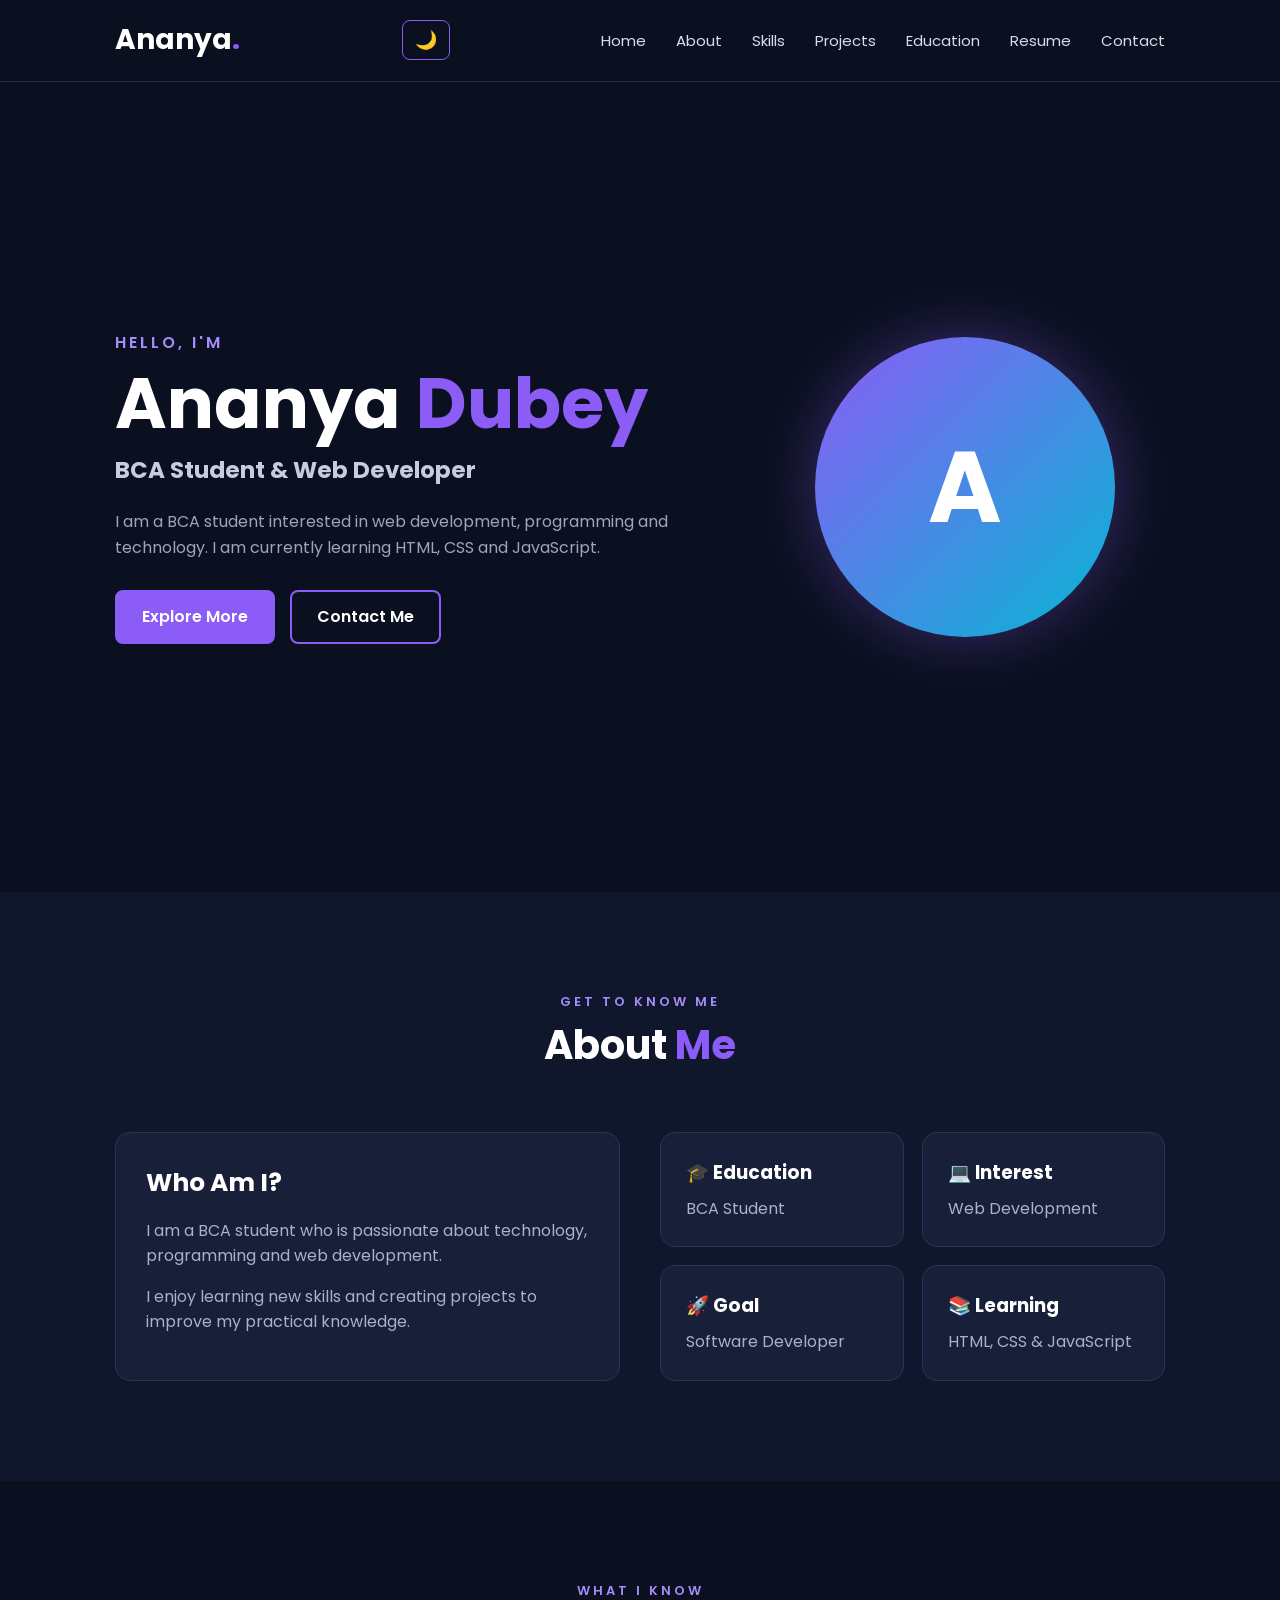
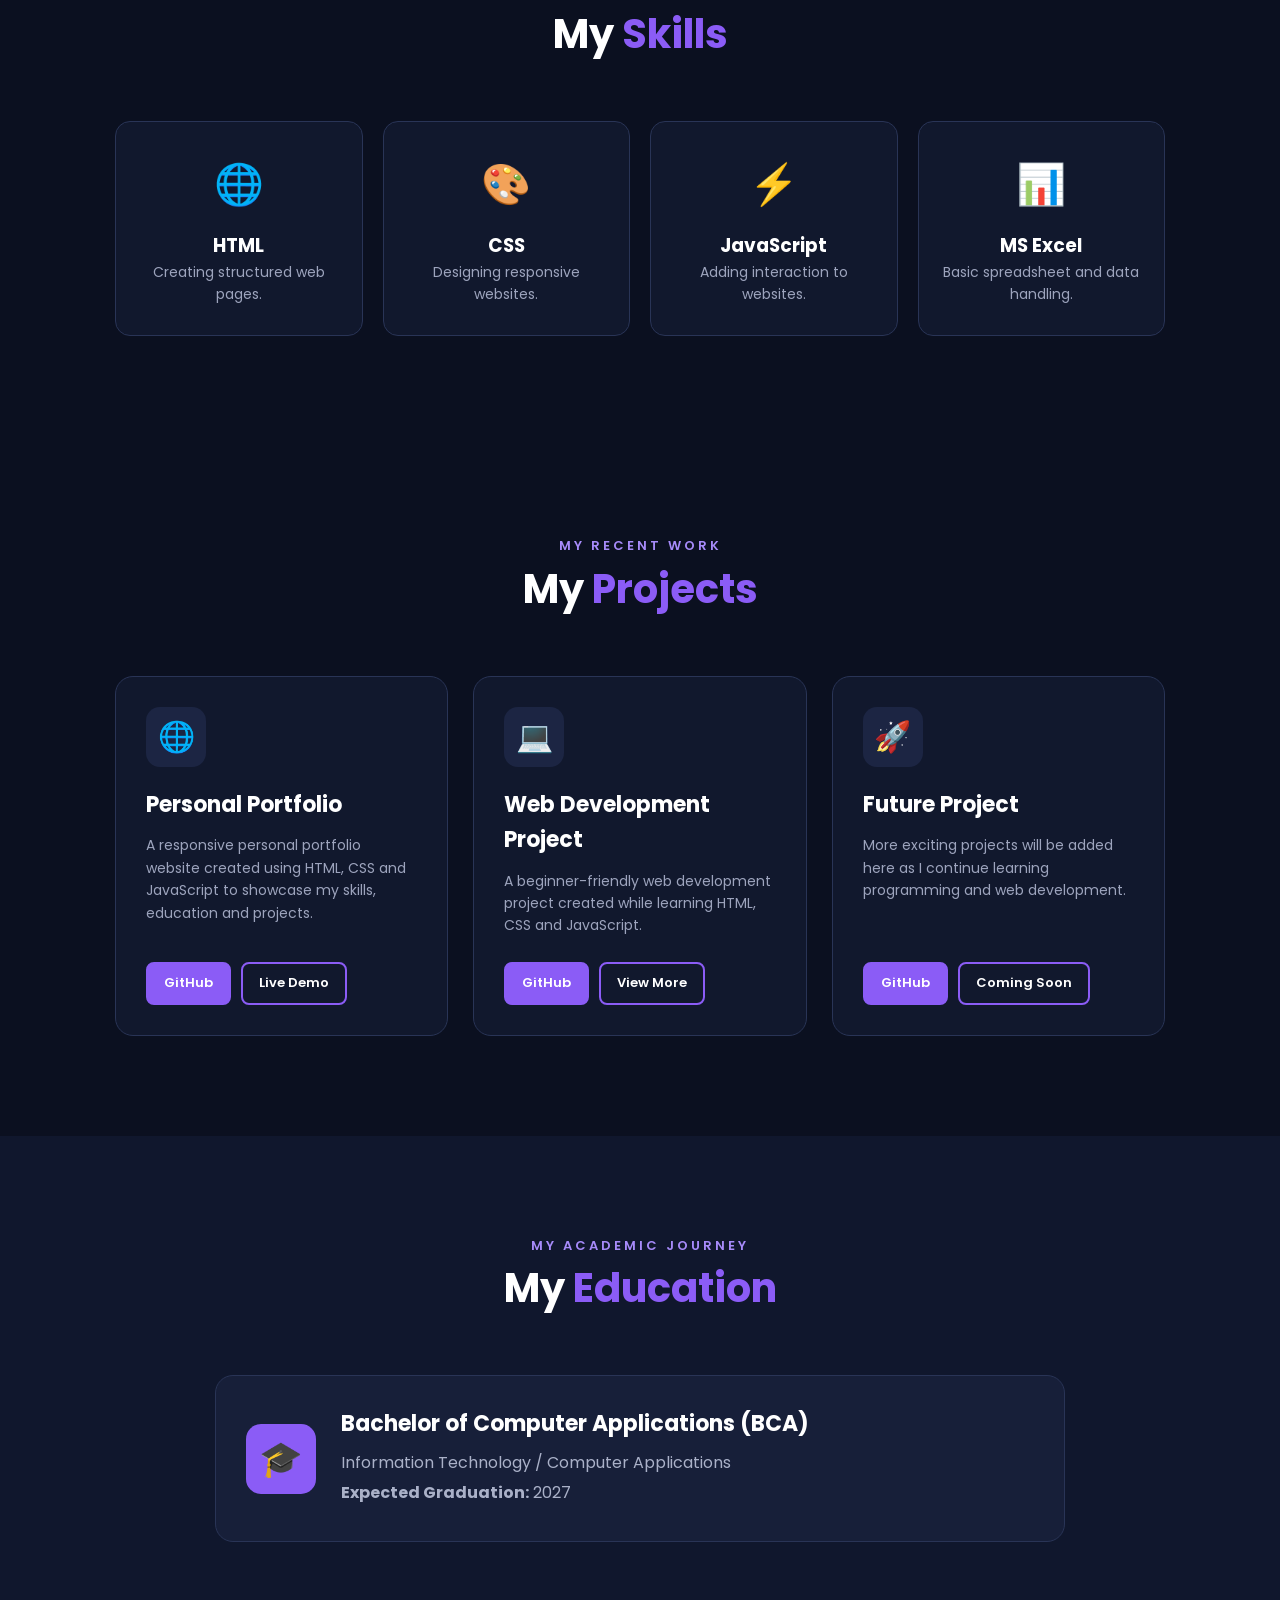
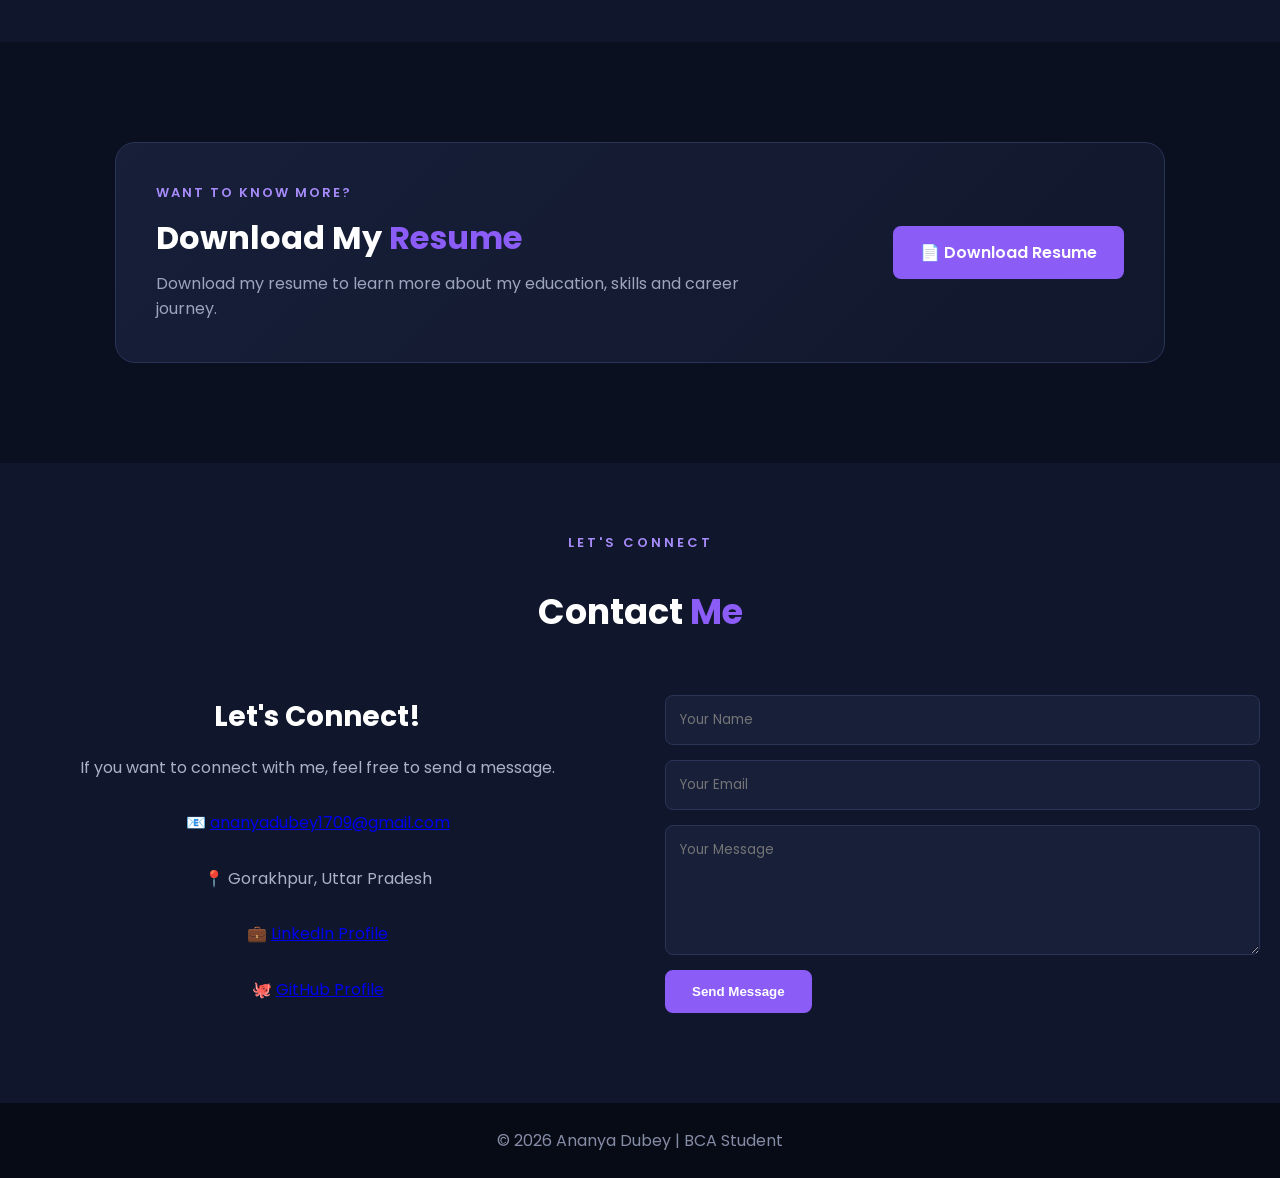
<file: index.html>
<!DOCTYPE html>
<html lang="en">

<head>
    <meta charset="UTF-8">
    <meta name="viewport" content="width=device-width, initial-scale=1.0">

    <title>Ananya | Portfolio</title>

    <!-- Google Font -->
    <link rel="preconnect" href="https://fonts.googleapis.com">
    <link rel="preconnect" href="https://fonts.gstatic.com" crossorigin>

    <link
        href="https://fonts.googleapis.com/css2?family=Poppins:wght@300;400;500;600;700&display=swap"
        rel="stylesheet"
    >

    <!-- CSS -->
    <link rel="stylesheet" href="style.css">
</head>

<body>

    <!-- NAVBAR -->
    <header class="header">

        <nav class="navbar">

            <a href="#home" class="logo">
                Ananya<span>.</span>
            </a>

            <button class="menu-btn" id="menu-btn">
                ☰
            </button>
            <button class="theme-btn" id="theme-btn">
    🌙
</button>

            <ul class="nav-links" id="nav-links">
    <li><a href="#home">Home</a></li>
    <li><a href="#about">About</a></li>
    <li><a href="#skills">Skills</a></li>
    <li><a href="#projects">Projects</a></li>
    <li><a href="#education">Education</a></li>
    <li><a href="#resume">Resume</a></li>
    <li><a href="#contact">Contact</a></li>
</ul>
            </ul>

        </nav>

    </header>


    <!-- HOME -->
    <section class="hero" id="home">

        <div class="hero-content">

            <p class="small-title">HELLO, I'M</p>

            <h1>
                Ananya <span>Dubey</span>
            </h1>

            <h2>BCA Student & Web Developer</h2>

            <p class="hero-text">
                I am a BCA student interested in web development,
                programming and technology. I am currently learning
                HTML, CSS and JavaScript.
            </p>

            <div class="buttons">

                <a href="#about" class="btn primary">
                    Explore More
                </a>

                <a href="#contact" class="btn secondary">
                    Contact Me
                </a>

            </div>

        </div>


        <div class="hero-image">

            <div class="profile-circle">
                A
            </div>

        </div>

    </section>


    <!-- ABOUT -->
    <section class="section about" id="about">

        <div class="section-heading">

            <p>GET TO KNOW ME</p>

            <h2>About <span>Me</span></h2>

        </div>


        <div class="about-grid">

            <div class="about-card">

                <h3>Who Am I?</h3>

                <p>
                    I am a BCA student who is passionate about
                    technology, programming and web development.
                </p>

                <p>
                    I enjoy learning new skills and creating
                    projects to improve my practical knowledge.
                </p>

            </div>


            <div class="details-grid">

                <div class="detail-card">
                    <h3>🎓 Education</h3>
                    <p>BCA Student</p>
                </div>

                <div class="detail-card">
                    <h3>💻 Interest</h3>
                    <p>Web Development</p>
                </div>

                <div class="detail-card">
                    <h3>🚀 Goal</h3>
                    <p>Software Developer</p>
                </div>

                <div class="detail-card">
                    <h3>📚 Learning</h3>
                    <p>HTML, CSS & JavaScript</p>
                </div>

            </div>

        </div>

    </section>


    <!-- SKILLS -->
    <section class="section" id="skills">

        <div class="section-heading">

            <p>WHAT I KNOW</p>

            <h2>My <span>Skills</span></h2>

        </div>


        <div class="skills-grid">

            <div class="skill-card">
                <div class="skill-icon">🌐</div>
                <h3>HTML</h3>
                <p>Creating structured web pages.</p>
            </div>

            <div class="skill-card">
                <div class="skill-icon">🎨</div>
                <h3>CSS</h3>
                <p>Designing responsive websites.</p>
            </div>

            <div class="skill-card">
                <div class="skill-icon">⚡</div>
                <h3>JavaScript</h3>
                <p>Adding interaction to websites.</p>
            </div>

            <div class="skill-card">
                <div class="skill-icon">📊</div>
                <h3>MS Excel</h3>
                <p>Basic spreadsheet and data handling.</p>
            </div>

        </div>

    </section>
    <!-- PROJECTS -->
<section class="section projects" id="projects">

    <div class="section-heading">
        <p>MY RECENT WORK</p>
        <h2>My <span>Projects</span></h2>
    </div>

    <div class="projects-grid">

        <div class="project-card">
            <div class="project-icon">🌐</div>

            <h3>Personal Portfolio</h3>

            <p>
                A responsive personal portfolio website created
                using HTML, CSS and JavaScript to showcase my
                skills, education and projects.
            </p>

            <div class="project-buttons">
                <a href="https://github.com/Ananya-4git/Desktop"
                   target="_blank"
                   class="btn primary">
                    GitHub
                </a>

                <a href="https://ananya-4git.github.io/Desktop/"
                   target="_blank"
                   class="btn secondary">
                    Live Demo
                </a>
            </div>
        </div>


        <div class="project-card">
            <div class="project-icon">💻</div>

            <h3>Web Development Project</h3>

            <p>
                A beginner-friendly web development project
                created while learning HTML, CSS and JavaScript.
            </p>

            <div class="project-buttons">
                <a href="https://github.com/Ananya-4git"
                   target="_blank"
                   class="btn primary">
                    GitHub
                </a>

                <a href="#contact"
                   class="btn secondary">
                    View More
                </a>
            </div>
        </div>


        <div class="project-card">
            <div class="project-icon">🚀</div>

            <h3>Future Project</h3>

            <p>
                More exciting projects will be added here as I
                continue learning programming and web development.
            </p>

            <div class="project-buttons">
                <a href="https://github.com/Ananya-4git"
                   target="_blank"
                   class="btn primary">
                    GitHub
                </a>

                <a href="#contact"
                   class="btn secondary">
                    Coming Soon
                </a>
            </div>
        </div>

    </div>

</section>
<!-- EDUCATION -->
<section class="section education" id="education">

    <div class="section-heading">
        <p>MY ACADEMIC JOURNEY</p>
        <h2>My <span>Education</span></h2>
    </div>

    <div class="education-card">

        <div class="education-icon">🎓</div>

        <div>
            <h3>Bachelor of Computer Applications (BCA)</h3>
            <p>Information Technology / Computer Applications</p>
            <p><strong>Expected Graduation:</strong> 2027</p>
        </div>

    </div>

</section>


<!-- RESUME -->
<section class="section resume" id="resume">

    <div class="resume-card">

        <div>
            <p>WANT TO KNOW MORE?</p>
            <h2>Download My <span>Resume</span></h2>

            <p>
                Download my resume to learn more about my
                education, skills and career journey.
            </p>
        </div>

        <a href="resume.pdf" download class="btn primary">
            📄 Download Resume
        </a>

    </div>

</section>


    <!-- CONTACT -->
<section class="section contact" id="contact">

    <div class="section-heading">
        <p>LET'S CONNECT</p>
        <h2>Contact <span>Me</span></h2>
    </div>

    <div class="contact-grid">

        <div class="contact-info">

            <h3>Let's Connect!</h3>

            <p>
                If you want to connect with me,
                feel free to send a message.
            </p>

            <p>📧
                <a href="mailto:ananyadubey1709@gmail.com">
                    ananyadubey1709@gmail.com
                </a>
            </p>

            <p>📍 Gorakhpur, Uttar Pradesh</p>

            <p>💼
                <a href="https://www.linkedin.com/in/ananya-dubey-3802b9374"
                   target="_blank">
                    LinkedIn Profile
                </a>
            </p>

            <p>🐙
                <a href="https://github.com/Ananya-4git"
                   target="_blank">
                    GitHub Profile
                </a>
            </p>

        </div>

        <form class="contact-form" id="contact-form">

            <input
                type="text"
                placeholder="Your Name"
                required
            >

            <input
                type="email"
                placeholder="Your Email"
                required
            >

            <textarea
                placeholder="Your Message"
                rows="5"
                required
            ></textarea>

            <button type="submit" class="btn primary">
                Send Message
            </button>

        </form>

    </div>

</section>


    <!-- FOOTER -->
    <footer>

        <p>
            © 2026 Ananya Dubey | BCA Student
        </p>

    </footer>


    <!-- JavaScript -->
    <script src="script.js"></script>

</body>

</html>
</file>
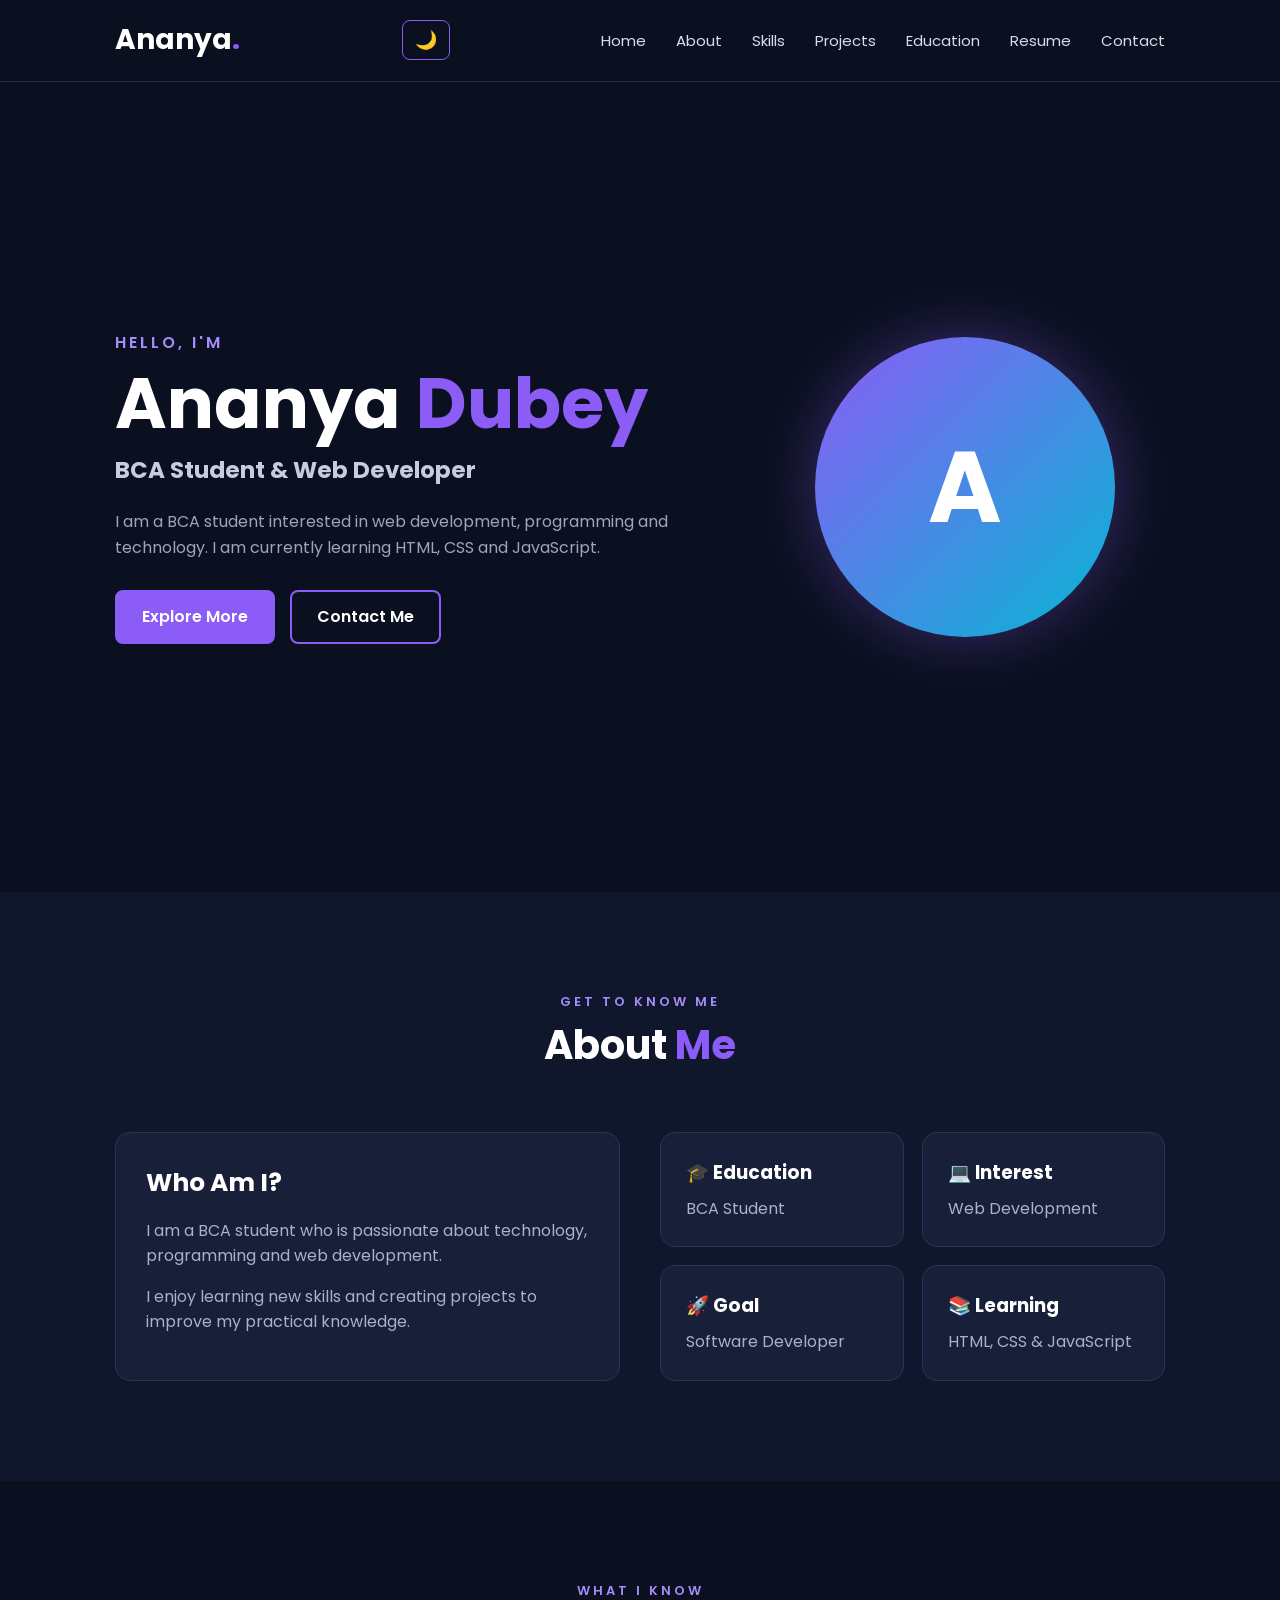
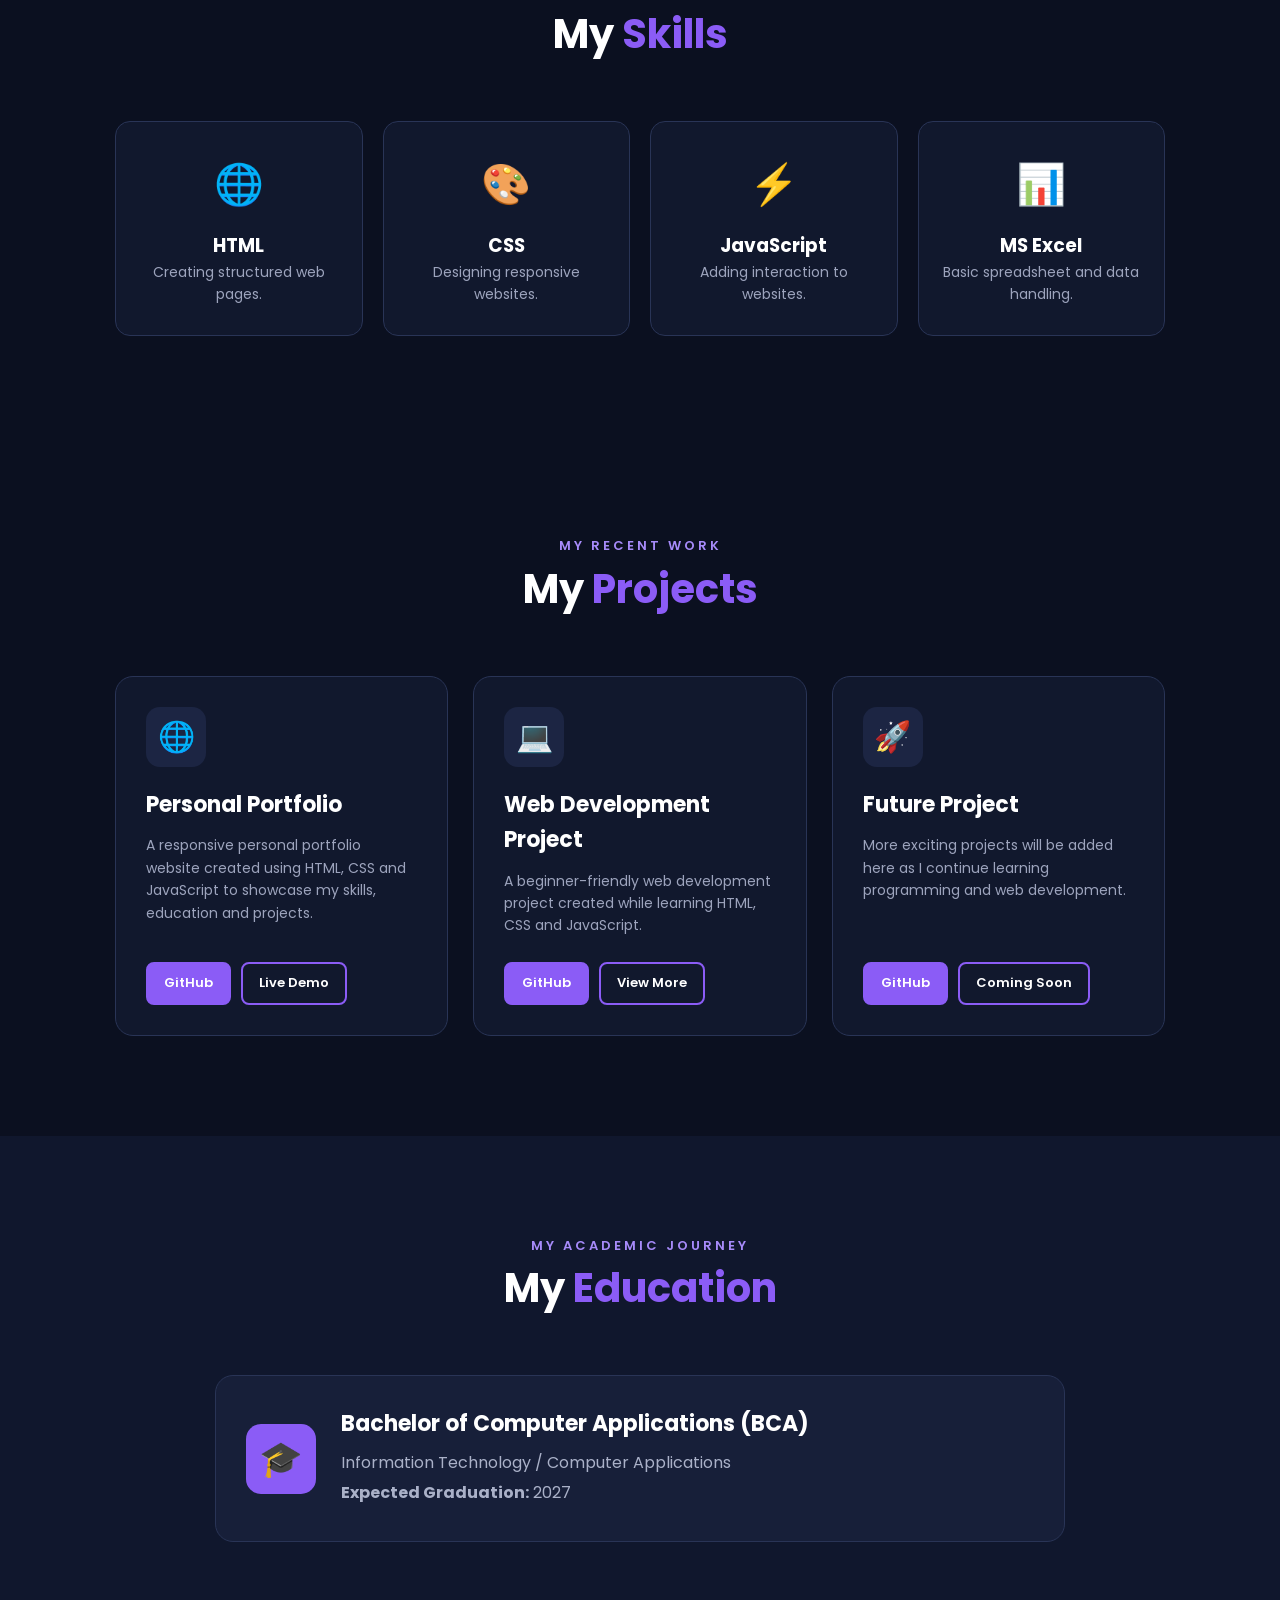
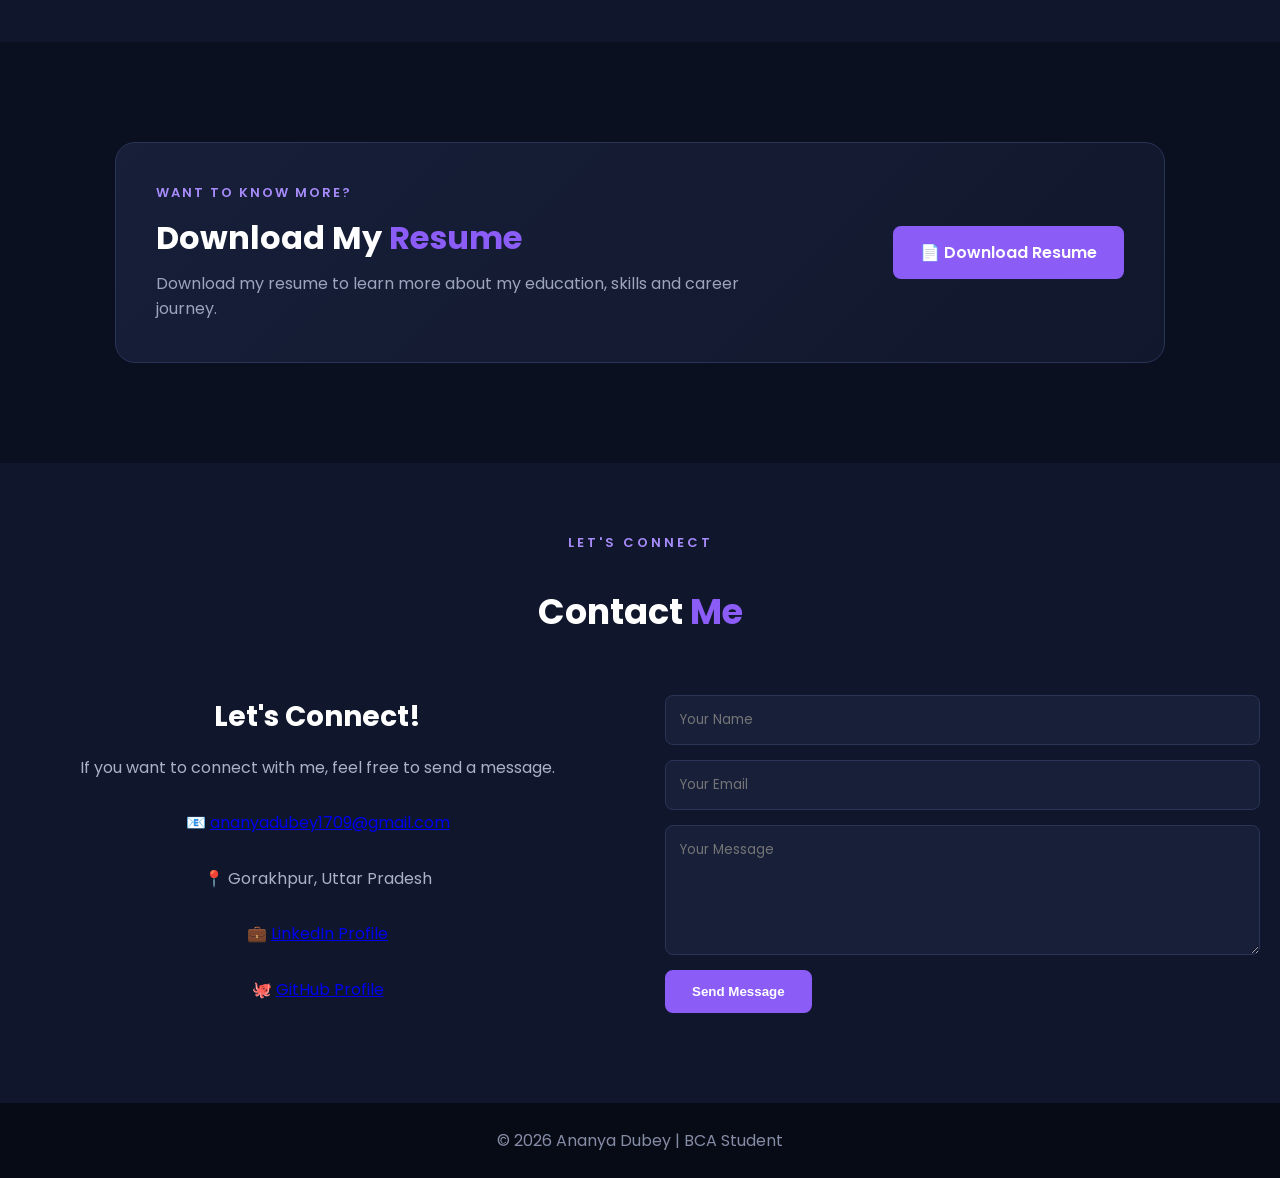
<file: portfolio/index.html>
<!DOCTYPE html>
<html lang="en">

<head>
    <meta charset="UTF-8">
    <meta name="viewport" content="width=device-width, initial-scale=1.0">

    <title>Ananya | Portfolio</title>

    <!-- Google Font -->
    <link rel="preconnect" href="https://fonts.googleapis.com">
    <link rel="preconnect" href="https://fonts.gstatic.com" crossorigin>

    <link
        href="https://fonts.googleapis.com/css2?family=Poppins:wght@300;400;500;600;700&display=swap"
        rel="stylesheet"
    >

    <!-- CSS -->
    <link rel="stylesheet" href="style.css">
</head>

<body>

    <!-- NAVBAR -->
    <header class="header">

        <nav class="navbar">

            <a href="#home" class="logo">
                Ananya<span>.</span>
            </a>

            <button class="menu-btn" id="menu-btn">
                ☰
            </button>
            <button class="theme-btn" id="theme-btn">
    🌙
</button>

            <ul class="nav-links" id="nav-links">
    <li><a href="#home">Home</a></li>
    <li><a href="#about">About</a></li>
    <li><a href="#skills">Skills</a></li>
    <li><a href="#projects">Projects</a></li>
    <li><a href="#education">Education</a></li>
    <li><a href="#resume">Resume</a></li>
    <li><a href="#contact">Contact</a></li>
</ul>
            </ul>

        </nav>

    </header>


    <!-- HOME -->
    <section class="hero" id="home">

        <div class="hero-content">

            <p class="small-title">HELLO, I'M</p>

            <h1>
                Ananya <span>Dubey</span>
            </h1>

            <h2>BCA Student & Web Developer</h2>

            <p class="hero-text">
                I am a BCA student interested in web development,
                programming and technology. I am currently learning
                HTML, CSS and JavaScript.
            </p>

            <div class="buttons">

                <a href="#about" class="btn primary">
                    Explore More
                </a>

                <a href="#contact" class="btn secondary">
                    Contact Me
                </a>

            </div>

        </div>


        <div class="hero-image">

            <div class="profile-circle">
                A
            </div>

        </div>

    </section>


    <!-- ABOUT -->
    <section class="section about" id="about">

        <div class="section-heading">

            <p>GET TO KNOW ME</p>

            <h2>About <span>Me</span></h2>

        </div>


        <div class="about-grid">

            <div class="about-card">

                <h3>Who Am I?</h3>

                <p>
                    I am a BCA student who is passionate about
                    technology, programming and web development.
                </p>

                <p>
                    I enjoy learning new skills and creating
                    projects to improve my practical knowledge.
                </p>

            </div>


            <div class="details-grid">

                <div class="detail-card">
                    <h3>🎓 Education</h3>
                    <p>BCA Student</p>
                </div>

                <div class="detail-card">
                    <h3>💻 Interest</h3>
                    <p>Web Development</p>
                </div>

                <div class="detail-card">
                    <h3>🚀 Goal</h3>
                    <p>Software Developer</p>
                </div>

                <div class="detail-card">
                    <h3>📚 Learning</h3>
                    <p>HTML, CSS & JavaScript</p>
                </div>

            </div>

        </div>

    </section>


    <!-- SKILLS -->
    <section class="section" id="skills">

        <div class="section-heading">

            <p>WHAT I KNOW</p>

            <h2>My <span>Skills</span></h2>

        </div>


        <div class="skills-grid">

            <div class="skill-card">
                <div class="skill-icon">🌐</div>
                <h3>HTML</h3>
                <p>Creating structured web pages.</p>
            </div>

            <div class="skill-card">
                <div class="skill-icon">🎨</div>
                <h3>CSS</h3>
                <p>Designing responsive websites.</p>
            </div>

            <div class="skill-card">
                <div class="skill-icon">⚡</div>
                <h3>JavaScript</h3>
                <p>Adding interaction to websites.</p>
            </div>

            <div class="skill-card">
                <div class="skill-icon">📊</div>
                <h3>MS Excel</h3>
                <p>Basic spreadsheet and data handling.</p>
            </div>

        </div>

    </section>
    <!-- PROJECTS -->
<section class="section projects" id="projects">

    <div class="section-heading">
        <p>MY RECENT WORK</p>
        <h2>My <span>Projects</span></h2>
    </div>

    <div class="projects-grid">

        <div class="project-card">
            <div class="project-icon">🌐</div>

            <h3>Personal Portfolio</h3>

            <p>
                A responsive personal portfolio website created
                using HTML, CSS and JavaScript to showcase my
                skills, education and projects.
            </p>

            <div class="project-buttons">
                <a href="https://github.com/Ananya-4git/Desktop"
                   target="_blank"
                   class="btn primary">
                    GitHub
                </a>

                <a href="https://ananya-4git.github.io/Desktop/"
                   target="_blank"
                   class="btn secondary">
                    Live Demo
                </a>
            </div>
        </div>


        <div class="project-card">
            <div class="project-icon">💻</div>

            <h3>Web Development Project</h3>

            <p>
                A beginner-friendly web development project
                created while learning HTML, CSS and JavaScript.
            </p>

            <div class="project-buttons">
                <a href="https://github.com/Ananya-4git"
                   target="_blank"
                   class="btn primary">
                    GitHub
                </a>

                <a href="#contact"
                   class="btn secondary">
                    View More
                </a>
            </div>
        </div>


        <div class="project-card">
            <div class="project-icon">🚀</div>

            <h3>Future Project</h3>

            <p>
                More exciting projects will be added here as I
                continue learning programming and web development.
            </p>

            <div class="project-buttons">
                <a href="https://github.com/Ananya-4git"
                   target="_blank"
                   class="btn primary">
                    GitHub
                </a>

                <a href="#contact"
                   class="btn secondary">
                    Coming Soon
                </a>
            </div>
        </div>

    </div>

</section>
<!-- EDUCATION -->
<section class="section education" id="education">

    <div class="section-heading">
        <p>MY ACADEMIC JOURNEY</p>
        <h2>My <span>Education</span></h2>
    </div>

    <div class="education-card">

        <div class="education-icon">🎓</div>

        <div>
            <h3>Bachelor of Computer Applications (BCA)</h3>
            <p>Information Technology / Computer Applications</p>
            <p><strong>Expected Graduation:</strong> 2027</p>
        </div>

    </div>

</section>


<!-- RESUME -->
<section class="section resume" id="resume">

    <div class="resume-card">

        <div>
            <p>WANT TO KNOW MORE?</p>
            <h2>Download My <span>Resume</span></h2>

            <p>
                Download my resume to learn more about my
                education, skills and career journey.
            </p>
        </div>

        <a href="resume.pdf" download class="btn primary">
            📄 Download Resume
        </a>

    </div>

</section>


    <!-- CONTACT -->
<section class="section contact" id="contact">

    <div class="section-heading">
        <p>LET'S CONNECT</p>
        <h2>Contact <span>Me</span></h2>
    </div>

    <div class="contact-grid">

        <div class="contact-info">

            <h3>Let's Connect!</h3>

            <p>
                If you want to connect with me,
                feel free to send a message.
            </p>

            <p>📧
                <a href="mailto:ananyadubey1709@gmail.com">
                    ananyadubey1709@gmail.com
                </a>
            </p>

            <p>📍 Gorakhpur, Uttar Pradesh</p>

            <p>💼
                <a href="https://www.linkedin.com/in/ananya-dubey-3802b9374"
                   target="_blank">
                    LinkedIn Profile
                </a>
            </p>

            <p>🐙
                <a href="https://github.com/Ananya-4git"
                   target="_blank">
                    GitHub Profile
                </a>
            </p>

        </div>

        <form class="contact-form" id="contact-form">

            <input
                type="text"
                placeholder="Your Name"
                required
            >

            <input
                type="email"
                placeholder="Your Email"
                required
            >

            <textarea
                placeholder="Your Message"
                rows="5"
                required
            ></textarea>

            <button type="submit" class="btn primary">
                Send Message
            </button>

        </form>

    </div>

</section>


    <!-- FOOTER -->
    <footer>

        <p>
            © 2026 Ananya Dubey | BCA Student
        </p>

    </footer>


    <!-- JavaScript -->
    <script src="script.js"></script>

</body>

</html>
</file>
<file: style.css>
/* RESET */

* {
    margin: 0;
    padding: 0;
    box-sizing: border-box;
}

html {
    scroll-behavior: smooth;
}

body {
    font-family: "Poppins", sans-serif;
    background: #0b1020;
    color: white;
    line-height: 1.6;
}


/* NAVBAR */

.header {
    position: sticky;
    top: 0;
    z-index: 1000;
    background: #0b1020;
    border-bottom: 1px solid #252d49;
}

.navbar {
    max-width: 1100px;
    margin: auto;
    padding: 18px 25px;

    display: flex;
    align-items: center;
    justify-content: space-between;
}

.logo {
    color: white;
    text-decoration: none;
    font-size: 28px;
    font-weight: 700;
}

.logo span {
    color: #8b5cf6;
}

.nav-links {
    display: flex;
    gap: 30px;
    list-style: none;
}

.nav-links a {
    color: #d9dcec;
    text-decoration: none;
    font-size: 15px;
    transition: 0.3s;
}

.nav-links a:hover {
    color: #8b5cf6;
}

.menu-btn {
    display: none;
    background: #8b5cf6;
    color: white;
    border: none;
    border-radius: 8px;
    padding: 8px 12px;
    font-size: 20px;
    cursor: pointer;
}


/* HERO */

.hero {
    max-width: 1100px;
    min-height: 90vh;
    margin: auto;
    padding: 80px 25px;

    display: grid;
    grid-template-columns: 1.2fr 0.8fr;
    align-items: center;
    gap: 50px;
}

.small-title {
    color: #a78bfa;
    letter-spacing: 3px;
    font-weight: 600;
}

.hero h1 {
    font-size: 70px;
    line-height: 1.1;
    margin: 10px 0;
}

.hero h1 span {
    color: #8b5cf6;
}

.hero h2 {
    color: #c8cce0;
    font-size: 23px;
    margin-bottom: 20px;
}

.hero-text {
    max-width: 600px;
    color: #9da4bd;
}

.buttons {
    display: flex;
    gap: 15px;
    margin-top: 30px;
    flex-wrap: wrap;
}


/* BUTTONS */

.btn {
    display: inline-block;
    padding: 12px 25px;
    border-radius: 8px;
    text-decoration: none;
    font-weight: 600;
    transition: 0.3s;
    cursor: pointer;
}

.primary {
    background: #8b5cf6;
    color: white;
    border: 2px solid #8b5cf6;
}

.primary:hover {
    background: #7045d8;
    transform: translateY(-3px);
}

.secondary {
    color: white;
    border: 2px solid #8b5cf6;
}

.secondary:hover {
    background: #8b5cf6;
    transform: translateY(-3px);
}


/* PROFILE */

.hero-image {
    display: flex;
    justify-content: center;
}

.profile-circle {
    width: 300px;
    height: 300px;

    border-radius: 50%;

    display: flex;
    justify-content: center;
    align-items: center;

    background: linear-gradient(
        135deg,
        #8b5cf6,
        #06b6d4
    );

    font-size: 100px;
    font-weight: 700;

    box-shadow: 0 0 60px rgba(139, 92, 246, 0.35);
}


/* SECTIONS */

.section {
    max-width: 1100px;
    margin: auto;
    padding: 100px 25px;
}

.section-heading {
    text-align: center;
    margin-bottom: 55px;
}

.section-heading p {
    color: #a78bfa;
    letter-spacing: 3px;
    font-size: 13px;
    font-weight: 600;
}

.section-heading h2 {
    font-size: 40px;
}

.section-heading span {
    color: #8b5cf6;
}


/* ABOUT */

.about {
    max-width: none;
    background: #10172d;
    padding-left: max(25px, calc((100% - 1050px) / 2));
    padding-right: max(25px, calc((100% - 1050px) / 2));
}

.about-grid {
    display: grid;
    grid-template-columns: 1fr 1fr;
    gap: 40px;
}

.about-card {
    background: #171f39;
    border: 1px solid #293456;
    border-radius: 15px;
    padding: 30px;
}

.about-card h3 {
    font-size: 25px;
    margin-bottom: 15px;
}

.about-card p {
    color: #aab1c8;
    margin-bottom: 15px;
}

.details-grid {
    display: grid;
    grid-template-columns: 1fr 1fr;
    gap: 18px;
}

.detail-card {
    background: #171f39;
    border: 1px solid #293456;
    border-radius: 15px;
    padding: 25px;

    transition: 0.3s;
}

.detail-card:hover {
    transform: translateY(-5px);
    border-color: #8b5cf6;
}

.detail-card h3 {
    margin-bottom: 8px;
}

.detail-card p {
    color: #aab1c8;
}


/* SKILLS */

.skills-grid {
    display: grid;
    grid-template-columns: repeat(4, 1fr);
    gap: 20px;
}

.skill-card {
    background: #11182d;
    border: 1px solid #293456;
    border-radius: 15px;
    padding: 30px 20px;
    text-align: center;

    transition: 0.3s;
}

.skill-card:hover {
    transform: translateY(-8px);
    border-color: #8b5cf6;
}

.skill-icon {
    font-size: 40px;
    margin-bottom: 15px;
}

.skill-card p {
    color: #9da4bd;
    font-size: 14px;
}


/* CONTACT */

.contact {
    max-width: none;
    background: #10172d;
    padding-left: max(25px, calc((100% - 1050px) / 2));
    padding-right: max(25px, calc((100% - 1050px) / 2));
}

.contact-grid {
    display: grid;
    grid-template-columns: 1fr 1fr;
    gap: 50px;
}

.contact-info h3 {
    font-size: 28px;
    margin-bottom: 15px;
}

.contact-info p {
    color: #aab1c8;
    margin-bottom: 20px;
}

.contact-form {
    display: flex;
    flex-direction: column;
    gap: 15px;
}

.contact-form input,
.contact-form textarea {
    width: 100%;
    padding: 14px;

    background: #171f39;
    color: white;

    border: 1px solid #293456;
    border-radius: 8px;

    font-family: inherit;
    outline: none;
}

.contact-form input:focus,
.contact-form textarea:focus {
    border-color: #8b5cf6;
}

.contact-form button {
    align-self: flex-start;
}


/* FOOTER */

footer {
    text-align: center;
    padding: 25px;
    background: #070b16;
    color: #858ca5;
}


/* TABLET */

@media (max-width: 900px) {

    .hero {
        grid-template-columns: 1fr;
        text-align: center;
    }

    .hero-text {
        margin: auto;
    }

    .buttons {
        justify-content: center;
    }

    .hero-image {
        order: -1;
    }

    .about-grid,
    .contact-grid {
        grid-template-columns: 1fr;
    }

    .skills-grid {
        grid-template-columns: repeat(2, 1fr);
    }
}


/* MOBILE */

@media (max-width: 650px) {

    .navbar {
        padding: 15px 20px;
    }

    .menu-btn {
        display: block;
    }

    .nav-links {
        display: none;

        position: absolute;
        top: 70px;
        left: 0;

        width: 100%;

        background: #10172d;

        flex-direction: column;
        align-items: center;

        padding: 20px;

        border-bottom: 1px solid #293456;
    }

    .nav-links.active {
        display: flex;
    }

    .hero {
        min-height: auto;
        padding-top: 70px;
    }

    .hero h1 {
        font-size: 48px;
    }

    .hero h2 {
        font-size: 19px;
    }

    .profile-circle {
        width: 230px;
        height: 230px;
        font-size: 75px;
    }

    .section {
        padding-top: 75px;
        padding-bottom: 75px;
    }

    .section-heading h2 {
        font-size: 32px;
    }

    .details-grid,
    .skills-grid {
        grid-template-columns: 1fr;
    }

    .buttons {
        flex-direction: column;
    }

    .buttons .btn {
        width: 100%;
    }

    .contact-form button {
        width: 100%;
    }
}
/* DARK / LIGHT MODE */

.theme-btn {
    background: transparent;
    border: 1px solid #8b5cf6;
    color: white;
    border-radius: 8px;
    padding: 8px 12px;
    font-size: 18px;
    cursor: pointer;
    margin-left: 10px;
}

body.light-mode {
    background: #f5f5f5;
    color: #222;
}

body.light-mode .header {
    background: #ffffff;
    border-color: #ddd;
}

body.light-mode .logo {
    color: #222;
}

body.light-mode .nav-links a {
    color: #333;
}

body.light-mode .hero h2 {
    color: #444;
}

body.light-mode .hero-text {
    color: #555;
}

body.light-mode .about,
body.light-mode .contact {
    background: #ffffff;
}

body.light-mode .about-card,
body.light-mode .detail-card,
body.light-mode .skill-card,
body.light-mode .contact-form input,
body.light-mode .contact-form textarea {
    background: #f5f5f5;
    color: #222;
    border-color: #ddd;
}

body.light-mode .about-card p,
body.light-mode .detail-card p,
body.light-mode .skill-card p,
body.light-mode .contact-info p {
    color: #555;
}

body.light-mode footer {
    background: #eaeaea;
    color: #555;
}
/* SCROLL ANIMATION */

.reveal {
    opacity: 0;
    transform: translateY(40px);
    transition: all 0.8s ease;
}

.reveal.show {
    opacity: 1;
    transform: translateY(0);
}
/* =========================
   MODULE 4 - PROJECTS
========================= */

.projects-grid {
    display: grid;
    grid-template-columns: repeat(3, 1fr);
    gap: 25px;
}

.project-card {
    background: #11182d;
    border: 1px solid #293456;
    border-radius: 18px;
    padding: 30px;

    display: flex;
    flex-direction: column;

    transition: 0.3s ease;
}

.project-card:hover {
    transform: translateY(-10px);
    border-color: #8b5cf6;
    box-shadow: 0 15px 35px rgba(139, 92, 246, 0.15);
}

.project-icon {
    width: 60px;
    height: 60px;

    display: flex;
    align-items: center;
    justify-content: center;

    background: #1c2543;
    border-radius: 14px;

    font-size: 30px;
    margin-bottom: 20px;
}

.project-card h3 {
    font-size: 22px;
    margin-bottom: 12px;
}

.project-card p {
    color: #9da4bd;
    font-size: 14px;
    margin-bottom: 25px;
    flex-grow: 1;
}

.project-buttons {
    display: flex;
    gap: 10px;
    flex-wrap: wrap;
}

.project-buttons .btn {
    padding: 9px 16px;
    font-size: 13px;
}


/* =========================
   EDUCATION
========================= */

.education {
    max-width: none;
    background: #10172d;

    padding-left: max(25px, calc((100% - 1050px) / 2));
    padding-right: max(25px, calc((100% - 1050px) / 2));
}

.education-card {
    max-width: 850px;
    margin: auto;

    display: flex;
    align-items: center;
    gap: 25px;

    background: #171f39;
    border: 1px solid #293456;
    border-radius: 18px;

    padding: 30px;

    transition: 0.3s ease;
}

.education-card:hover {
    transform: translateY(-5px);
    border-color: #8b5cf6;
}

.education-icon {
    min-width: 70px;
    height: 70px;

    display: flex;
    align-items: center;
    justify-content: center;

    background: #8b5cf6;
    border-radius: 15px;

    font-size: 35px;
}

.education-card h3 {
    font-size: 22px;
    margin-bottom: 8px;
}

.education-card p {
    color: #aab1c8;
    margin-bottom: 5px;
}


/* =========================
   RESUME
========================= */

.resume-card {
    background: linear-gradient(
        135deg,
        #171f39,
        #11182d
    );

    border: 1px solid #293456;
    border-radius: 20px;

    padding: 40px;

    display: flex;
    align-items: center;
    justify-content: space-between;

    gap: 30px;
}

.resume-card p:first-child {
    color: #a78bfa;
    letter-spacing: 2px;
    font-size: 13px;
    font-weight: 600;
}

.resume-card h2 {
    font-size: 32px;
    margin: 8px 0;
}

.resume-card h2 span {
    color: #8b5cf6;
}

.resume-card p:last-child {
    color: #9da4bd;
    max-width: 600px;
}


/* =========================
   LIGHT MODE
========================= */

body.light-mode .project-card,
body.light-mode .education-card,
body.light-mode .resume-card {
    background: #f5f5f5;
    border-color: #ddd;
}

body.light-mode .project-card p,
body.light-mode .education-card p,
body.light-mode .resume-card p:last-child {
    color: #555;
}

body.light-mode .project-icon {
    background: #e9e3ff;
}


/* =========================
   TABLET
========================= */

@media (max-width: 900px) {

    .projects-grid {
        grid-template-columns: repeat(2, 1fr);
    }

    .resume-card {
        flex-direction: column;
        align-items: flex-start;
    }

}


/* =========================
   MOBILE
========================= */

@media (max-width: 650px) {

    .projects-grid {
        grid-template-columns: 1fr;
    }

    .project-card {
        padding: 25px;
    }

    .education-card {
        flex-direction: column;
        text-align: center;
    }

    .resume-card {
        padding: 30px 25px;
    }

    .resume-card h2 {
        font-size: 27px;
    }

    .resume-card .btn {
        width: 100%;
        text-align: center;
    }

    .project-buttons .btn {
        flex: 1;
        text-align: center;
    }

}
/* Contact Section */
.contact {
    text-align: center;
    padding: 70px 20px;
}

.contact h2 {
    font-size: 35px;
    margin-bottom: 15px;
}

.contact p {
    margin-bottom: 30px;
}

.social-links {
    display: flex;
    justify-content: center;
    gap: 20px;
    flex-wrap: wrap;
}

.social-links a {
    text-decoration: none;
    padding: 12px 25px;
    border-radius: 8px;
    background: #2563eb;
    color: white;
    transition: 0.3s;
}

.social-links a:hover {
    transform: translateY(-3px);
    opacity: 0.85;
}
</file>
<file: portfolio/style.css>
/* RESET */

* {
    margin: 0;
    padding: 0;
    box-sizing: border-box;
}

html {
    scroll-behavior: smooth;
}

body {
    font-family: "Poppins", sans-serif;
    background: #0b1020;
    color: white;
    line-height: 1.6;
}


/* NAVBAR */

.header {
    position: sticky;
    top: 0;
    z-index: 1000;
    background: #0b1020;
    border-bottom: 1px solid #252d49;
}

.navbar {
    max-width: 1100px;
    margin: auto;
    padding: 18px 25px;

    display: flex;
    align-items: center;
    justify-content: space-between;
}

.logo {
    color: white;
    text-decoration: none;
    font-size: 28px;
    font-weight: 700;
}

.logo span {
    color: #8b5cf6;
}

.nav-links {
    display: flex;
    gap: 30px;
    list-style: none;
}

.nav-links a {
    color: #d9dcec;
    text-decoration: none;
    font-size: 15px;
    transition: 0.3s;
}

.nav-links a:hover {
    color: #8b5cf6;
}

.menu-btn {
    display: none;
    background: #8b5cf6;
    color: white;
    border: none;
    border-radius: 8px;
    padding: 8px 12px;
    font-size: 20px;
    cursor: pointer;
}


/* HERO */

.hero {
    max-width: 1100px;
    min-height: 90vh;
    margin: auto;
    padding: 80px 25px;

    display: grid;
    grid-template-columns: 1.2fr 0.8fr;
    align-items: center;
    gap: 50px;
}

.small-title {
    color: #a78bfa;
    letter-spacing: 3px;
    font-weight: 600;
}

.hero h1 {
    font-size: 70px;
    line-height: 1.1;
    margin: 10px 0;
}

.hero h1 span {
    color: #8b5cf6;
}

.hero h2 {
    color: #c8cce0;
    font-size: 23px;
    margin-bottom: 20px;
}

.hero-text {
    max-width: 600px;
    color: #9da4bd;
}

.buttons {
    display: flex;
    gap: 15px;
    margin-top: 30px;
    flex-wrap: wrap;
}


/* BUTTONS */

.btn {
    display: inline-block;
    padding: 12px 25px;
    border-radius: 8px;
    text-decoration: none;
    font-weight: 600;
    transition: 0.3s;
    cursor: pointer;
}

.primary {
    background: #8b5cf6;
    color: white;
    border: 2px solid #8b5cf6;
}

.primary:hover {
    background: #7045d8;
    transform: translateY(-3px);
}

.secondary {
    color: white;
    border: 2px solid #8b5cf6;
}

.secondary:hover {
    background: #8b5cf6;
    transform: translateY(-3px);
}


/* PROFILE */

.hero-image {
    display: flex;
    justify-content: center;
}

.profile-circle {
    width: 300px;
    height: 300px;

    border-radius: 50%;

    display: flex;
    justify-content: center;
    align-items: center;

    background: linear-gradient(
        135deg,
        #8b5cf6,
        #06b6d4
    );

    font-size: 100px;
    font-weight: 700;

    box-shadow: 0 0 60px rgba(139, 92, 246, 0.35);
}


/* SECTIONS */

.section {
    max-width: 1100px;
    margin: auto;
    padding: 100px 25px;
}

.section-heading {
    text-align: center;
    margin-bottom: 55px;
}

.section-heading p {
    color: #a78bfa;
    letter-spacing: 3px;
    font-size: 13px;
    font-weight: 600;
}

.section-heading h2 {
    font-size: 40px;
}

.section-heading span {
    color: #8b5cf6;
}


/* ABOUT */

.about {
    max-width: none;
    background: #10172d;
    padding-left: max(25px, calc((100% - 1050px) / 2));
    padding-right: max(25px, calc((100% - 1050px) / 2));
}

.about-grid {
    display: grid;
    grid-template-columns: 1fr 1fr;
    gap: 40px;
}

.about-card {
    background: #171f39;
    border: 1px solid #293456;
    border-radius: 15px;
    padding: 30px;
}

.about-card h3 {
    font-size: 25px;
    margin-bottom: 15px;
}

.about-card p {
    color: #aab1c8;
    margin-bottom: 15px;
}

.details-grid {
    display: grid;
    grid-template-columns: 1fr 1fr;
    gap: 18px;
}

.detail-card {
    background: #171f39;
    border: 1px solid #293456;
    border-radius: 15px;
    padding: 25px;

    transition: 0.3s;
}

.detail-card:hover {
    transform: translateY(-5px);
    border-color: #8b5cf6;
}

.detail-card h3 {
    margin-bottom: 8px;
}

.detail-card p {
    color: #aab1c8;
}


/* SKILLS */

.skills-grid {
    display: grid;
    grid-template-columns: repeat(4, 1fr);
    gap: 20px;
}

.skill-card {
    background: #11182d;
    border: 1px solid #293456;
    border-radius: 15px;
    padding: 30px 20px;
    text-align: center;

    transition: 0.3s;
}

.skill-card:hover {
    transform: translateY(-8px);
    border-color: #8b5cf6;
}

.skill-icon {
    font-size: 40px;
    margin-bottom: 15px;
}

.skill-card p {
    color: #9da4bd;
    font-size: 14px;
}


/* CONTACT */

.contact {
    max-width: none;
    background: #10172d;
    padding-left: max(25px, calc((100% - 1050px) / 2));
    padding-right: max(25px, calc((100% - 1050px) / 2));
}

.contact-grid {
    display: grid;
    grid-template-columns: 1fr 1fr;
    gap: 50px;
}

.contact-info h3 {
    font-size: 28px;
    margin-bottom: 15px;
}

.contact-info p {
    color: #aab1c8;
    margin-bottom: 20px;
}

.contact-form {
    display: flex;
    flex-direction: column;
    gap: 15px;
}

.contact-form input,
.contact-form textarea {
    width: 100%;
    padding: 14px;

    background: #171f39;
    color: white;

    border: 1px solid #293456;
    border-radius: 8px;

    font-family: inherit;
    outline: none;
}

.contact-form input:focus,
.contact-form textarea:focus {
    border-color: #8b5cf6;
}

.contact-form button {
    align-self: flex-start;
}


/* FOOTER */

footer {
    text-align: center;
    padding: 25px;
    background: #070b16;
    color: #858ca5;
}


/* TABLET */

@media (max-width: 900px) {

    .hero {
        grid-template-columns: 1fr;
        text-align: center;
    }

    .hero-text {
        margin: auto;
    }

    .buttons {
        justify-content: center;
    }

    .hero-image {
        order: -1;
    }

    .about-grid,
    .contact-grid {
        grid-template-columns: 1fr;
    }

    .skills-grid {
        grid-template-columns: repeat(2, 1fr);
    }
}


/* MOBILE */

@media (max-width: 650px) {

    .navbar {
        padding: 15px 20px;
    }

    .menu-btn {
        display: block;
    }

    .nav-links {
        display: none;

        position: absolute;
        top: 70px;
        left: 0;

        width: 100%;

        background: #10172d;

        flex-direction: column;
        align-items: center;

        padding: 20px;

        border-bottom: 1px solid #293456;
    }

    .nav-links.active {
        display: flex;
    }

    .hero {
        min-height: auto;
        padding-top: 70px;
    }

    .hero h1 {
        font-size: 48px;
    }

    .hero h2 {
        font-size: 19px;
    }

    .profile-circle {
        width: 230px;
        height: 230px;
        font-size: 75px;
    }

    .section {
        padding-top: 75px;
        padding-bottom: 75px;
    }

    .section-heading h2 {
        font-size: 32px;
    }

    .details-grid,
    .skills-grid {
        grid-template-columns: 1fr;
    }

    .buttons {
        flex-direction: column;
    }

    .buttons .btn {
        width: 100%;
    }

    .contact-form button {
        width: 100%;
    }
}
/* DARK / LIGHT MODE */

.theme-btn {
    background: transparent;
    border: 1px solid #8b5cf6;
    color: white;
    border-radius: 8px;
    padding: 8px 12px;
    font-size: 18px;
    cursor: pointer;
    margin-left: 10px;
}

body.light-mode {
    background: #f5f5f5;
    color: #222;
}

body.light-mode .header {
    background: #ffffff;
    border-color: #ddd;
}

body.light-mode .logo {
    color: #222;
}

body.light-mode .nav-links a {
    color: #333;
}

body.light-mode .hero h2 {
    color: #444;
}

body.light-mode .hero-text {
    color: #555;
}

body.light-mode .about,
body.light-mode .contact {
    background: #ffffff;
}

body.light-mode .about-card,
body.light-mode .detail-card,
body.light-mode .skill-card,
body.light-mode .contact-form input,
body.light-mode .contact-form textarea {
    background: #f5f5f5;
    color: #222;
    border-color: #ddd;
}

body.light-mode .about-card p,
body.light-mode .detail-card p,
body.light-mode .skill-card p,
body.light-mode .contact-info p {
    color: #555;
}

body.light-mode footer {
    background: #eaeaea;
    color: #555;
}
/* SCROLL ANIMATION */

.reveal {
    opacity: 0;
    transform: translateY(40px);
    transition: all 0.8s ease;
}

.reveal.show {
    opacity: 1;
    transform: translateY(0);
}
/* =========================
   MODULE 4 - PROJECTS
========================= */

.projects-grid {
    display: grid;
    grid-template-columns: repeat(3, 1fr);
    gap: 25px;
}

.project-card {
    background: #11182d;
    border: 1px solid #293456;
    border-radius: 18px;
    padding: 30px;

    display: flex;
    flex-direction: column;

    transition: 0.3s ease;
}

.project-card:hover {
    transform: translateY(-10px);
    border-color: #8b5cf6;
    box-shadow: 0 15px 35px rgba(139, 92, 246, 0.15);
}

.project-icon {
    width: 60px;
    height: 60px;

    display: flex;
    align-items: center;
    justify-content: center;

    background: #1c2543;
    border-radius: 14px;

    font-size: 30px;
    margin-bottom: 20px;
}

.project-card h3 {
    font-size: 22px;
    margin-bottom: 12px;
}

.project-card p {
    color: #9da4bd;
    font-size: 14px;
    margin-bottom: 25px;
    flex-grow: 1;
}

.project-buttons {
    display: flex;
    gap: 10px;
    flex-wrap: wrap;
}

.project-buttons .btn {
    padding: 9px 16px;
    font-size: 13px;
}


/* =========================
   EDUCATION
========================= */

.education {
    max-width: none;
    background: #10172d;

    padding-left: max(25px, calc((100% - 1050px) / 2));
    padding-right: max(25px, calc((100% - 1050px) / 2));
}

.education-card {
    max-width: 850px;
    margin: auto;

    display: flex;
    align-items: center;
    gap: 25px;

    background: #171f39;
    border: 1px solid #293456;
    border-radius: 18px;

    padding: 30px;

    transition: 0.3s ease;
}

.education-card:hover {
    transform: translateY(-5px);
    border-color: #8b5cf6;
}

.education-icon {
    min-width: 70px;
    height: 70px;

    display: flex;
    align-items: center;
    justify-content: center;

    background: #8b5cf6;
    border-radius: 15px;

    font-size: 35px;
}

.education-card h3 {
    font-size: 22px;
    margin-bottom: 8px;
}

.education-card p {
    color: #aab1c8;
    margin-bottom: 5px;
}


/* =========================
   RESUME
========================= */

.resume-card {
    background: linear-gradient(
        135deg,
        #171f39,
        #11182d
    );

    border: 1px solid #293456;
    border-radius: 20px;

    padding: 40px;

    display: flex;
    align-items: center;
    justify-content: space-between;

    gap: 30px;
}

.resume-card p:first-child {
    color: #a78bfa;
    letter-spacing: 2px;
    font-size: 13px;
    font-weight: 600;
}

.resume-card h2 {
    font-size: 32px;
    margin: 8px 0;
}

.resume-card h2 span {
    color: #8b5cf6;
}

.resume-card p:last-child {
    color: #9da4bd;
    max-width: 600px;
}


/* =========================
   LIGHT MODE
========================= */

body.light-mode .project-card,
body.light-mode .education-card,
body.light-mode .resume-card {
    background: #f5f5f5;
    border-color: #ddd;
}

body.light-mode .project-card p,
body.light-mode .education-card p,
body.light-mode .resume-card p:last-child {
    color: #555;
}

body.light-mode .project-icon {
    background: #e9e3ff;
}


/* =========================
   TABLET
========================= */

@media (max-width: 900px) {

    .projects-grid {
        grid-template-columns: repeat(2, 1fr);
    }

    .resume-card {
        flex-direction: column;
        align-items: flex-start;
    }

}


/* =========================
   MOBILE
========================= */

@media (max-width: 650px) {

    .projects-grid {
        grid-template-columns: 1fr;
    }

    .project-card {
        padding: 25px;
    }

    .education-card {
        flex-direction: column;
        text-align: center;
    }

    .resume-card {
        padding: 30px 25px;
    }

    .resume-card h2 {
        font-size: 27px;
    }

    .resume-card .btn {
        width: 100%;
        text-align: center;
    }

    .project-buttons .btn {
        flex: 1;
        text-align: center;
    }

}
/* Contact Section */
.contact {
    text-align: center;
    padding: 70px 20px;
}

.contact h2 {
    font-size: 35px;
    margin-bottom: 15px;
}

.contact p {
    margin-bottom: 30px;
}

.social-links {
    display: flex;
    justify-content: center;
    gap: 20px;
    flex-wrap: wrap;
}

.social-links a {
    text-decoration: none;
    padding: 12px 25px;
    border-radius: 8px;
    background: #2563eb;
    color: white;
    transition: 0.3s;
}

.social-links a:hover {
    transform: translateY(-3px);
    opacity: 0.85;
}
</file>
